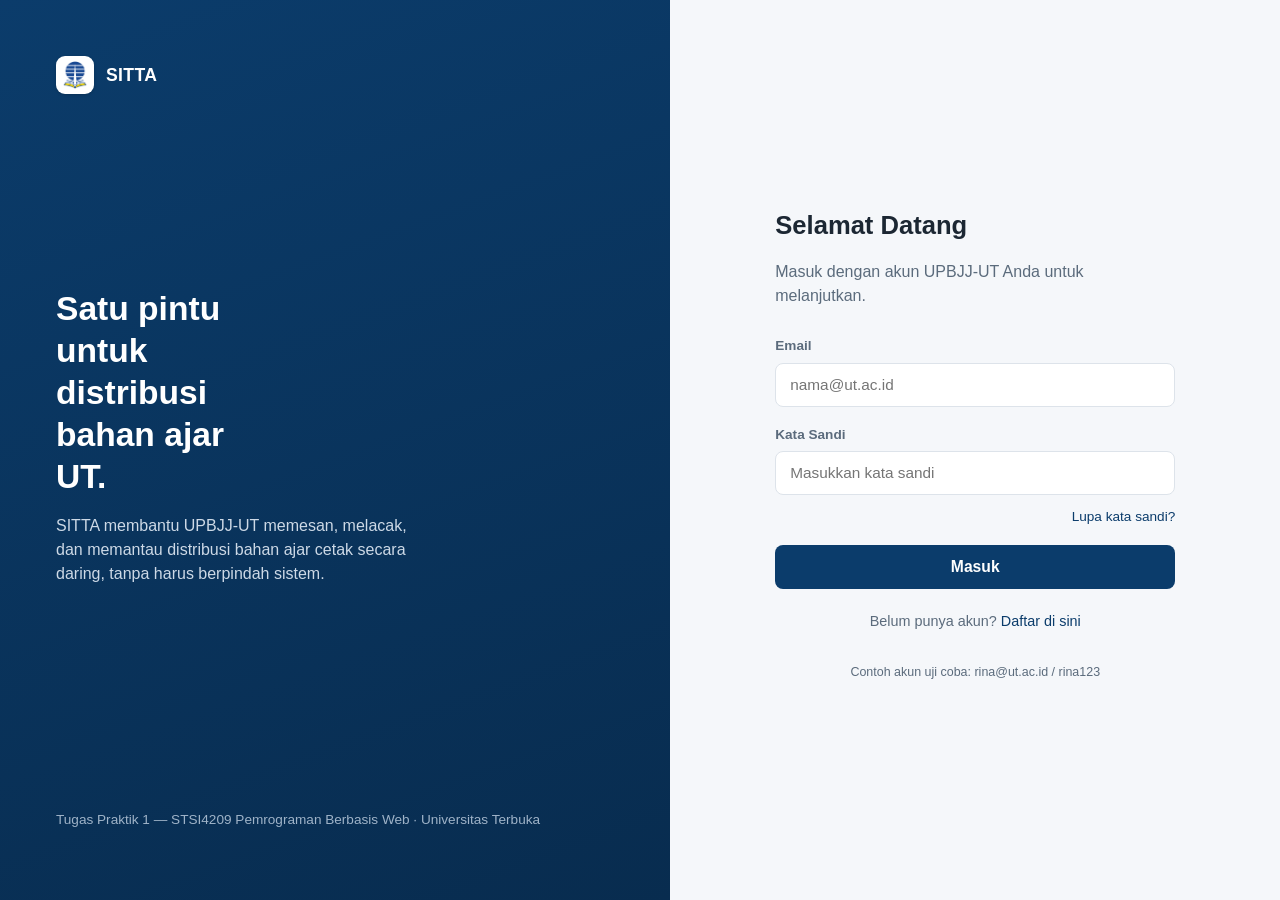
<file: sitta-praktik/index.html>
<!DOCTYPE html>
<html lang="id">
<head>
<meta charset="UTF-8">
<meta name="viewport" content="width=device-width, initial-scale=1">
<title>Masuk — SITTA Universitas Terbuka</title>
<link rel="icon" type="image/png" href="assets/favicon.png">
<link rel="stylesheet" href="css/style.css">
</head>
<body>

<main class="login-shell">

  <!-- Panel kiri: identitas aplikasi -->
  <section class="login-aside">
    <div class="brand">
      <span class="brand-mark"><img src="assets/logo-ut-icon.png" alt="Logo Universitas Terbuka"></span>
      SITTA
    </div>
    <div class="pitch">
      <h1>Satu pintu untuk distribusi bahan ajar UT.</h1>
      <p>SITTA membantu UPBJJ-UT memesan, melacak, dan memantau distribusi bahan ajar cetak secara daring, tanpa harus berpindah sistem.</p>
    </div>
    <p class="foot-note">Tugas Praktik 1 — STSI4209 Pemrograman Berbasis Web · Universitas Terbuka</p>
  </section>

  <!-- Panel kanan: form login -->
  <section class="login-main">
    <div class="login-card">
      <h2>Selamat Datang</h2>
      <p class="sub">Masuk dengan akun UPBJJ-UT Anda untuk melanjutkan.</p>

      <form id="login-form" novalidate>
        <div class="field" id="field-email">
          <label for="email">Email</label>
          <input type="email" id="email" name="email" placeholder="nama@ut.ac.id" autocomplete="username">
          <p class="error-msg">Email wajib diisi dan harus berformat benar.</p>
        </div>

        <div class="field" id="field-password">
          <label for="password">Kata Sandi</label>
          <input type="password" id="password" name="password" placeholder="Masukkan kata sandi" autocomplete="current-password">
          <p class="error-msg">Kata sandi wajib diisi.</p>
        </div>

        <div class="field-links">
          <a href="#" id="link-forgot">Lupa kata sandi?</a>
        </div>

        <button type="submit" class="btn-primary">Masuk</button>
      </form>

      <p class="signup-line">Belum punya akun? <a href="#" id="link-register">Daftar di sini</a></p>
      <p class="footer-note">Contoh akun uji coba: rina@ut.ac.id / rina123</p>
    </div>
  </section>
</main>

<!-- Modal: Lupa Password -->
<div class="modal-backdrop" id="modal-forgot">
  <div class="modal-box">
    <h3>Lupa Kata Sandi</h3>
    <p class="sub">Masukkan email terdaftar Anda. Tautan atur ulang kata sandi akan dikirim ke email tersebut.</p>
    <form id="forgot-form">
      <div class="field" id="field-forgot-email">
        <label for="forgot-email">Email</label>
        <input type="email" id="forgot-email" placeholder="nama@ut.ac.id">
        <p class="error-msg">Masukkan alamat email yang valid.</p>
      </div>
      <div class="modal-actions">
        <button type="button" class="btn-ghost" data-close-modal="modal-forgot">Batal</button>
        <button type="submit" class="btn-primary">Kirim Tautan</button>
      </div>
    </form>
  </div>
</div>

<!-- Modal: Daftar -->
<div class="modal-backdrop" id="modal-register">
  <div class="modal-box">
    <h3>Daftar Akun Baru</h3>
    <p class="sub">Pendaftaran akun SITTA dilakukan oleh admin pusat. Lengkapi data berikut dan tim kami akan menghubungi Anda.</p>
    <form id="register-form">
      <div class="field" id="field-reg-nama">
        <label for="reg-nama">Nama Lengkap</label>
        <input type="text" id="reg-nama" placeholder="Nama sesuai identitas">
        <p class="error-msg">Nama wajib diisi.</p>
      </div>
      <div class="field" id="field-reg-email">
        <label for="reg-email">Email</label>
        <input type="email" id="reg-email" placeholder="nama@ut.ac.id">
        <p class="error-msg">Masukkan alamat email yang valid.</p>
      </div>
      <div class="field" id="field-reg-lokasi">
        <label for="reg-lokasi">Lokasi UPBJJ</label>
        <input type="text" id="reg-lokasi" placeholder="Contoh: UPBJJ Jakarta">
        <p class="error-msg">Lokasi UPBJJ wajib diisi.</p>
      </div>
      <div class="modal-actions">
        <button type="button" class="btn-ghost" data-close-modal="modal-register">Batal</button>
        <button type="submit" class="btn-primary">Kirim Permohonan</button>
      </div>
    </form>
  </div>
</div>

<script src="js/data.js"></script>
<script src="js/utils.js"></script>
<script src="js/login.js"></script>
</body>
</html>
</file>
<file: sitta-praktik/css/style.css>
/* ===========================================================
   SITTA — Sistem Informasi Transaksi dan Distribusi Bahan Ajar
   Tugas Praktik 1 — STSI4209 Pemrograman Berbasis Web
   =========================================================== */

:root {
  --ut-navy: #0b3c6b;
  --ut-navy-dark: #082c4f;
  --ut-amber: #f2a900;
  --ut-amber-dark: #c98900;
  --ut-bg: #f5f7fa;
  --ut-surface: #ffffff;
  --ut-border: #dde3ea;
  --ut-text: #1c2733;
  --ut-text-muted: #5b6b7c;
  --ut-success: #1e8a5f;
  --ut-success-bg: #e5f4ee;
  --ut-danger: #c94c4c;
  --ut-danger-bg: #fbeaea;
  --ut-warning-bg: #fff6e3;
  --radius: 10px;
  --shadow: 0 2px 10px rgba(11, 60, 107, 0.08);
  font-size: 16px;
}

* { box-sizing: border-box; }

html, body {
  margin: 0;
  padding: 0;
  height: 100%;
}

body {
  font-family: "Inter", "Segoe UI", Arial, sans-serif;
  background: var(--ut-bg);
  color: var(--ut-text);
  line-height: 1.5;
}

a { color: var(--ut-navy); text-decoration: none; }
a:hover { text-decoration: underline; }

button {
  font-family: inherit;
  cursor: pointer;
}

h1, h2, h3 { font-weight: 700; margin: 0 0 .4em; }

/* ---------- Login page ---------- */
.login-shell {
  min-height: 100vh;
  display: grid;
  grid-template-columns: 1.1fr 1fr;
}

@media (max-width: 860px) {
  .login-shell { grid-template-columns: 1fr; }
  .login-aside { display: none; }
}

.login-aside {
  background: linear-gradient(160deg, var(--ut-navy) 0%, var(--ut-navy-dark) 100%);
  color: #fff;
  padding: 56px;
  display: flex;
  flex-direction: column;
  justify-content: space-between;
}

.login-aside .brand {
  display: flex;
  align-items: center;
  gap: 12px;
  font-weight: 700;
  font-size: 1.1rem;
  letter-spacing: .02em;
}

.brand-mark {
  width: 38px; height: 38px;
  border-radius: 9px;
  background: #ffffff;
  display: flex; align-items: center; justify-content: center;
  padding: 5px;
  box-shadow: 0 1px 3px rgba(0,0,0,.18);
  flex-shrink: 0;
}
.brand-mark img {
  width: 100%;
  height: 100%;
  object-fit: contain;
}

.login-aside .pitch h1 {
  font-size: 2.1rem;
  line-height: 1.25;
  max-width: 11ch;
}

.login-aside .pitch p {
  color: #cdd9e6;
  max-width: 42ch;
}

.login-aside .foot-note {
  color: #9fb3c8;
  font-size: .85rem;
}

.login-main {
  display: flex;
  align-items: center;
  justify-content: center;
  padding: 32px;
}

.login-card {
  width: 100%;
  max-width: 400px;
}

.login-card h2 { font-size: 1.6rem; }
.login-card .sub { color: var(--ut-text-muted); margin-bottom: 28px; }

.field { margin-bottom: 18px; }

.field label {
  display: block;
  font-size: .85rem;
  font-weight: 600;
  margin-bottom: 6px;
  color: var(--ut-text-muted);
}

.field input {
  width: 100%;
  padding: 12px 14px;
  border: 1.5px solid var(--ut-border);
  border-radius: 8px;
  font-size: .96rem;
  background: var(--ut-surface);
  transition: border-color .15s;
}

.field input:focus {
  outline: none;
  border-color: var(--ut-navy);
}

.field.has-error input { border-color: var(--ut-danger); }
.field .error-msg {
  display: none;
  color: var(--ut-danger);
  font-size: .8rem;
  margin-top: 5px;
}
.field.has-error .error-msg { display: block; }

.field-links {
  display: flex;
  justify-content: flex-end;
  margin: -6px 0 18px;
  font-size: .85rem;
}

.btn-primary {
  width: 100%;
  padding: 13px;
  background: var(--ut-navy);
  color: #fff;
  border: none;
  border-radius: 8px;
  font-weight: 600;
  font-size: .98rem;
  transition: background .15s;
}
.btn-primary:hover { background: var(--ut-navy-dark); }

.signup-line {
  text-align: center;
  margin-top: 22px;
  font-size: .9rem;
  color: var(--ut-text-muted);
}

/* ---------- Modal ---------- */
.modal-backdrop {
  position: fixed; inset: 0;
  background: rgba(11, 29, 48, .5);
  display: none;
  align-items: center; justify-content: center;
  padding: 20px;
  z-index: 100;
}
.modal-backdrop.open { display: flex; }

.modal-box {
  background: var(--ut-surface);
  border-radius: var(--radius);
  padding: 28px;
  max-width: 420px;
  width: 100%;
  box-shadow: 0 20px 48px rgba(11, 29, 48, .25);
}

.modal-box h3 { font-size: 1.2rem; }
.modal-box p.sub { color: var(--ut-text-muted); margin: 0 0 20px; font-size: .9rem; }

.modal-actions {
  display: flex;
  gap: 10px;
  margin-top: 6px;
}

.btn-ghost {
  flex: 1;
  padding: 11px;
  background: transparent;
  border: 1.5px solid var(--ut-border);
  border-radius: 8px;
  font-weight: 600;
  color: var(--ut-text);
}
.btn-ghost:hover { border-color: var(--ut-navy); }

.modal-box .btn-primary { flex: 1.3; }

/* ---------- Alert pop-up ---------- */
.alert-toast {
  position: fixed;
  top: 22px; left: 50%;
  transform: translateX(-50%) translateY(-12px);
  background: var(--ut-danger);
  color: #fff;
  padding: 13px 20px;
  border-radius: 8px;
  font-size: .9rem;
  font-weight: 600;
  box-shadow: 0 10px 24px rgba(0,0,0,.18);
  opacity: 0;
  pointer-events: none;
  transition: opacity .2s, transform .2s;
  z-index: 200;
  max-width: 90vw;
}
.alert-toast.show {
  opacity: 1;
  transform: translateX(-50%) translateY(0);
}
.alert-toast.success { background: var(--ut-success); }

/* ---------- App shell (dashboard & inner pages) ---------- */
.app-shell {
  display: grid;
  grid-template-columns: 250px 1fr;
  min-height: 100vh;
}

@media (max-width: 760px) {
  .app-shell { grid-template-columns: 1fr; }
  .sidebar { position: static; width: auto; }
}

.sidebar {
  background: var(--ut-navy-dark);
  color: #e8edf3;
  padding: 24px 16px;
  display: flex;
  flex-direction: column;
  gap: 4px;
}

.sidebar .brand {
  display: flex; align-items: center; gap: 10px;
  color: #fff;
  font-weight: 700;
  padding: 6px 10px 22px;
}

.nav-link {
  display: flex;
  align-items: center;
  gap: 10px;
  padding: 11px 12px;
  border-radius: 8px;
  color: #cdd9e6;
  font-size: .92rem;
  font-weight: 500;
  cursor: pointer;
  border: none;
  background: none;
  width: 100%;
  text-align: left;
  font-family: inherit;
}
.nav-link:hover { background: rgba(255,255,255,.08); color: #fff; text-decoration: none; }
.nav-link.active { background: var(--ut-amber); color: var(--ut-navy-dark); font-weight: 700; }

.nav-group { margin-top: 4px; }
.nav-group .nav-link::after { content: "▾"; margin-left: auto; font-size: .7rem; }
.nav-sub {
  display: none;
  flex-direction: column;
  padding-left: 14px;
  gap: 2px;
  margin: 2px 0 6px;
}
.nav-sub.open { display: flex; }
.nav-sub .nav-link { font-size: .85rem; padding: 8px 12px; }

.sidebar .logout-btn {
  margin-top: auto;
  color: #f3c6c6;
}
.sidebar .logout-btn:hover { background: rgba(201,76,76,.18); color: #fff; }

.main-area { padding: 28px 32px 60px; }

.topbar {
  display: flex;
  justify-content: space-between;
  align-items: center;
  margin-bottom: 24px;
  flex-wrap: wrap;
  gap: 12px;
}

.topbar .greeting { font-size: 1.5rem; }
.topbar .greeting .muted { color: var(--ut-text-muted); font-weight: 400; font-size: 1rem; display: block; }

.user-chip {
  display: flex; align-items: center; gap: 10px;
  background: var(--ut-surface);
  border: 1px solid var(--ut-border);
  padding: 7px 14px 7px 7px;
  border-radius: 999px;
  font-size: .88rem;
  font-weight: 600;
}
.user-chip .avatar {
  width: 30px; height: 30px; border-radius: 50%;
  background: var(--ut-amber);
  color: var(--ut-navy-dark);
  display: flex; align-items: center; justify-content: center;
  font-weight: 800; font-size: .85rem;
}

/* cards / grid */
.card-grid {
  display: grid;
  grid-template-columns: repeat(auto-fit, minmax(200px, 1fr));
  gap: 16px;
  margin-bottom: 28px;
}

.stat-card {
  background: var(--ut-surface);
  border: 1px solid var(--ut-border);
  border-radius: var(--radius);
  padding: 20px;
  box-shadow: var(--shadow);
}
.stat-card .label { font-size: .82rem; color: var(--ut-text-muted); font-weight: 600; }
.stat-card .value { font-size: 1.9rem; font-weight: 800; margin-top: 4px; }
.stat-card .value.amber { color: var(--ut-amber-dark); }
.stat-card .value.navy { color: var(--ut-navy); }

.panel {
  background: var(--ut-surface);
  border: 1px solid var(--ut-border);
  border-radius: var(--radius);
  padding: 24px;
  box-shadow: var(--shadow);
  margin-bottom: 24px;
}
.panel h2 { font-size: 1.1rem; }
.panel .panel-sub { color: var(--ut-text-muted); font-size: .88rem; margin: -4px 0 18px; }

/* search bar */
.search-row {
  display: flex;
  gap: 10px;
  margin-bottom: 4px;
  flex-wrap: wrap;
}
.search-row input {
  flex: 1;
  min-width: 220px;
  padding: 12px 14px;
  border: 1.5px solid var(--ut-border);
  border-radius: 8px;
  font-size: .95rem;
}
.search-row input:focus { outline: none; border-color: var(--ut-navy); }
.btn-amber {
  padding: 12px 22px;
  background: var(--ut-amber);
  border: none;
  border-radius: 8px;
  font-weight: 700;
  color: var(--ut-navy-dark);
}
.btn-amber:hover { background: var(--ut-amber-dark); color: #fff; }

/* table */
table { width: 100%; border-collapse: collapse; font-size: .9rem; }
thead th {
  text-align: left;
  color: var(--ut-text-muted);
  font-size: .78rem;
  text-transform: uppercase;
  letter-spacing: .03em;
  border-bottom: 2px solid var(--ut-border);
  padding: 10px 12px;
}
tbody td { padding: 12px; border-bottom: 1px solid var(--ut-border); vertical-align: middle; }
tbody tr:hover { background: #f8fafc; }

.cover-thumb {
  width: 34px; height: 46px;
  object-fit: cover;
  border-radius: 4px;
  border: 1px solid var(--ut-border);
}

.badge {
  display: inline-block;
  padding: 3px 10px;
  border-radius: 999px;
  font-size: .78rem;
  font-weight: 700;
}
.badge.low { background: var(--ut-danger-bg); color: var(--ut-danger); }
.badge.mid { background: var(--ut-warning-bg); color: var(--ut-amber-dark); }
.badge.ok { background: var(--ut-success-bg); color: var(--ut-success); }

/* tracking timeline */
.track-summary {
  display: grid;
  grid-template-columns: repeat(auto-fit, minmax(160px, 1fr));
  gap: 16px;
  margin-bottom: 22px;
}
.track-summary .item .label { font-size: .78rem; color: var(--ut-text-muted); font-weight: 600; text-transform: uppercase; letter-spacing: .02em; }
.track-summary .item .val { font-size: 1.02rem; font-weight: 700; margin-top: 2px; }

.timeline { list-style: none; margin: 0; padding: 0; }
.timeline li {
  position: relative;
  padding: 0 0 22px 28px;
  border-left: 2px solid var(--ut-border);
}
.timeline li:last-child { border-left-color: transparent; padding-bottom: 0; }
.timeline li::before {
  content: "";
  position: absolute;
  left: -7px; top: 2px;
  width: 12px; height: 12px;
  border-radius: 50%;
  background: var(--ut-border);
  border: 2px solid var(--ut-surface);
}
.timeline li.latest::before { background: var(--ut-amber); }
.timeline .time { font-size: .78rem; color: var(--ut-text-muted); font-weight: 600; }
.timeline .desc { font-size: .92rem; margin-top: 2px; }

/* ---------- Detail bahan ajar (modal) ---------- */
.detail-cover {
  width: 100%;
  max-height: 220px;
  object-fit: cover;
  border-radius: 8px;
  margin-bottom: 18px;
  background: var(--ut-bg);
}
.detail-field {
  background: var(--ut-bg);
  border: 1px solid var(--ut-border);
  border-radius: 8px;
  padding: 10px 14px;
  margin-bottom: 10px;
}
.detail-field .label {
  font-size: .76rem;
  font-weight: 700;
  text-transform: uppercase;
  letter-spacing: .03em;
  color: var(--ut-text-muted);
}
.detail-field .val {
  font-size: .98rem;
  font-weight: 600;
  margin-top: 2px;
}
.row-clickable { cursor: pointer; }

.empty-state {
  text-align: center;
  padding: 40px 20px;
  color: var(--ut-text-muted);
}

.footer-note {
  font-size: .78rem;
  color: var(--ut-text-muted);
  text-align: center;
  margin-top: 30px;
}
</file>
